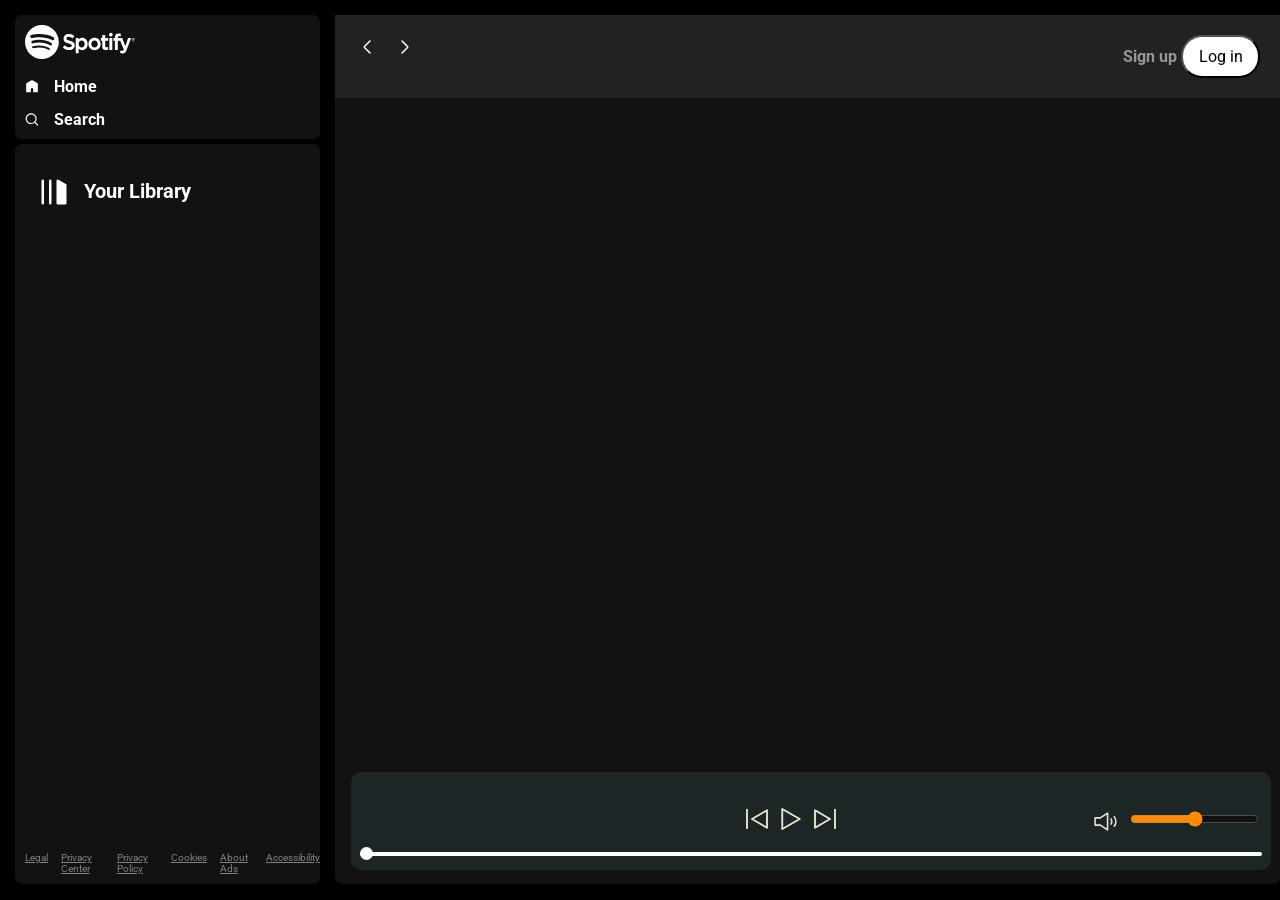
<file: index.html>
<!DOCTYPE html>
<html lang="en">
  <head>
    <meta charset="UTF-8" />
    <meta name="viewport" content="width=device-width, initial-scale=1.0" />
    <link rel="shortcut icon" href="img/social.png" type="image/x-icon" />
    <title>Spotify - Web Player: Music for everyone</title>
    <link rel="stylesheet" href="css/style.css" />
    <link rel="stylesheet" href="css/utility.css" />
  </head>
  <body>
    <div class="container flex bg-black">
      <div class="left">
        <div class="close">
          <img width="30" class="invert" src="img/close.svg" alt />
        </div>
        <div class="home bg-grey rounded m-1 p-1">
          <div class="logo">
            <img width="110" class="invert" src="img/logo.svg" alt />
          </div>
          <ul>
            <li><img class="invert" src="img/home.svg" alt="home" />Home</li>
            <li><img class="invert" src="img/search.svg" alt="home" />Search</li>
          </ul>
        </div>

        <div class="library bg-grey rounded m-1 p-1">
          <div class="heading">
            <img class="invert" src="img/playlist.svg" alt />
            <h2>Your Library</h2>
          </div>

          <div class="songList">
            <ul></ul>
          </div>

          <div class="footer">
            <div>
              <a href="https://www.spotify.com/jp/legal/"><span>Legal</span></a>
            </div>
            <div>
              <a href="https://www.spotify.com/jp/privacy/"
                ><span>Privacy Center</span></a
              >
            </div>
            <div>
              <a href="https://www.spotify.com/jp/legal/privacy-policy/"
                ><span>Privacy Policy</span></a
              >
            </div>
            <div>
              <a href="https://www.spotify.com/jp/legal/cookies-policy/"
                ><span>Cookies</span></a
              >
            </div>
            <div>
              <a href="https://www.spotify.com/jp/legal/privacy-policy/#s3"
                ><span>About Ads</span></a
              >
            </div>
            <div>
              <a href="https://www.spotify.com/jp/accessibility/"
                ><span>Accessibility</span></a
              >
            </div>
          </div>
        </div>
      </div>
      <div class="right bg-grey rounded">
        <div class="header">
          <div class="nav">
            <div class="hamburgerContainer">
              <img
                width="40"
                class="invert hamburger"
                src="img/hamburger.svg"
                alt
              />
              <svg
                width="24"
                height="24"
                viewBox="0 0 24 24"
                fill="none"
                xmlns="http://www.w3.org/2000/svg"
              >
                <path
                  d="M15 6L9.70711 11.2929C9.37377 11.6262 9.20711 11.7929 9.20711 12C9.20711 12.2071 9.37377 12.3738 9.70711 12.7071L15 18"
                  stroke="#ffffff"
                  stroke-width="1.5"
                  stroke-linecap="round"
                  stroke-linejoin="round"
                />
              </svg>
              <svg
                width="24"
                height="24"
                viewBox="0 0 24 24"
                fill="none"
                xmlns="http://www.w3.org/2000/svg"
              >
                <path
                  d="M9 18L14.2929 12.7071C14.6262 12.3738 14.7929 12.2071 14.7929 12C14.7929 11.7929 14.6262 11.6262 14.2929 11.2929L9 6"
                  stroke="#ffffff"
                  stroke-width="1.5"
                  stroke-linecap="round"
                  stroke-linejoin="round"
                />
              </svg>
            </div>
          </div>
          <div class="buttons">
            <a target="_blank" href="signup.html"><button class="signupbtn">Sign up</button></a>
            <a target="_blank" href="sign in.html"><button class="loginbtn">Log in</button></a>
          </div>
        </div>
        <div class="spotifyPlaylists">
          <div class="cardContainer"> </div>
            
            <div class="playbar">
              <div class="seekbar">
                <div class="circle"></div>
              </div>
              <div class="abovebar">
                <div class="songinfo"></div>
                <div class="songbutton">
                  <img width="30"  id="previous" src="img/prevsong.svg" alt="" />
                  <img width="30" id="play" src="img/play.svg" alt="" />
                  <img width="30" id="next" src="img/nextsong.svg" alt="" />
                </div>
              <div class="timevol">

                       
                <div class="songtime">

                </div>
                <div class="volume">
                    <img width="25" src="img/volume.svg" alt="">
                    <div class="range">
                        <input type="range" name="volume" id="">
                    </div>
                </div>
              </div>
            </div>
          </div>
        </div>
      </div>
    </div>
    <script src="js/script.js"></script>
  </body>
</html>
</file>
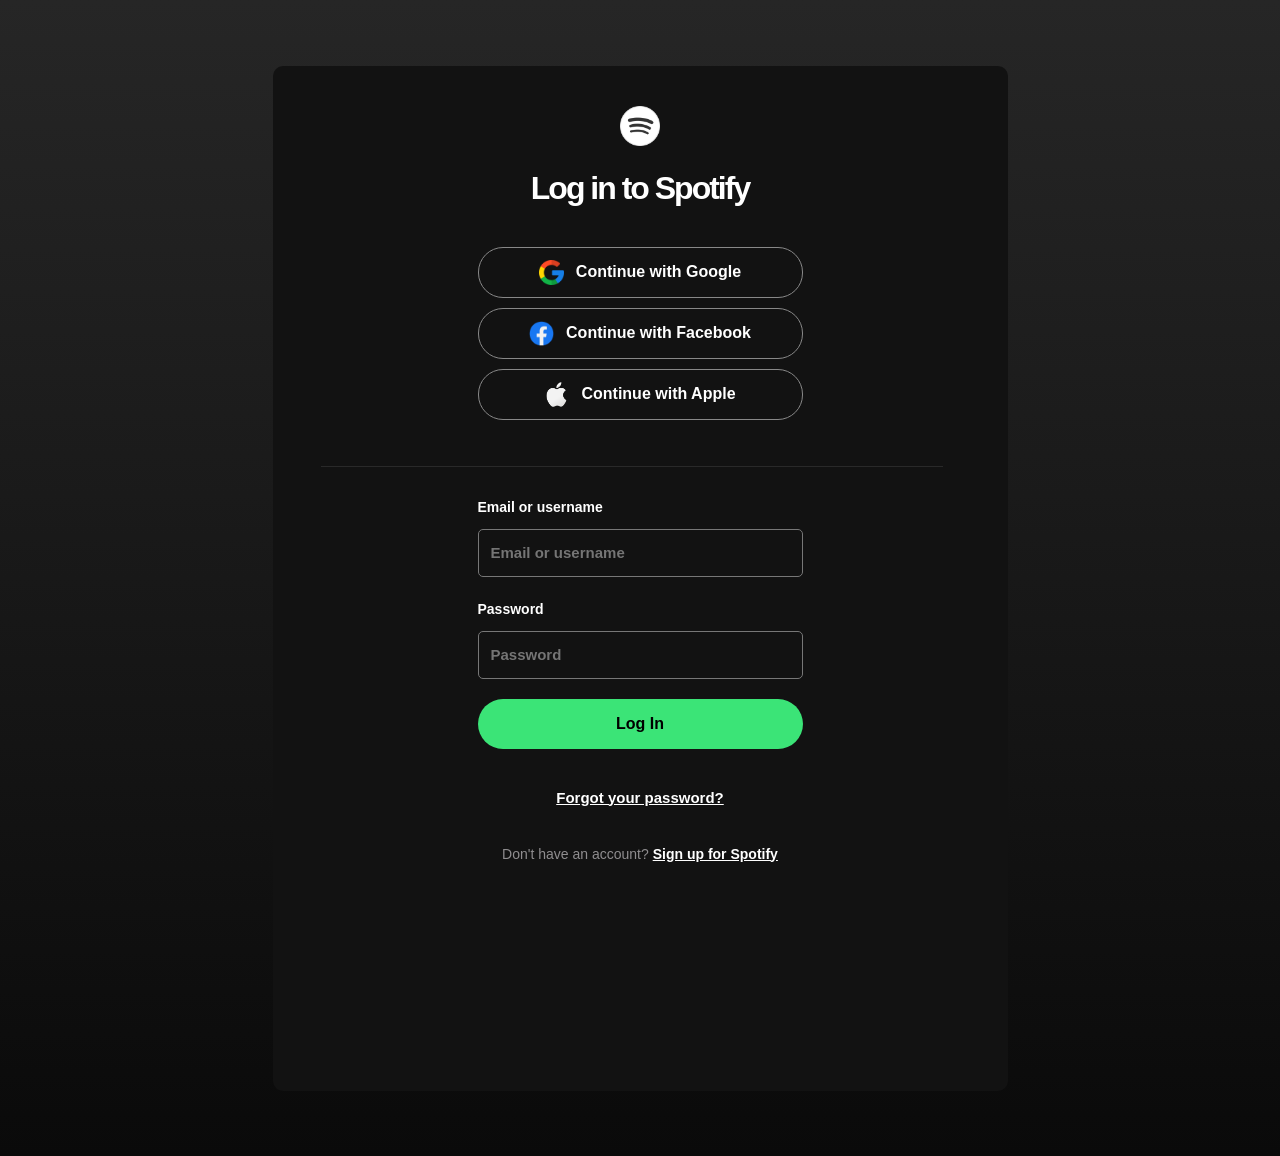
<file: sign in.html>
<!DOCTYPE html>
<html lang="en">
<head>
  <meta charset="UTF-8" />
  <meta name="viewport" content="width=device-width, initial-scale=1.0" />
  <title>Spotify Login</title>
  <link rel="icon" type="image" href="img/social.png" />
  <link rel="stylesheet" href="css/sign in.css" />
</head>
<body>
  <div class="login-container">
    <div class="mar">
      <img src="img/social.png" alt="Spotify Logo" class="logo" />
      <h2>Log in to Spotify</h2>

      <button class="btn">
        <img src="img/google.png" alt="Google Icon" />
        <a href="https://www.google.com" target="_blank">Continue with Google</a>
      </button>

      <button class="btn">
        <img src="img/facebook.png" alt="Facebook Icon" />
        <a href="https://www.facebook.com" target="_blank">Continue with Facebook</a>
      </button>

      <button class="btn-apple">
        <img src="img/apple.png" alt="Apple Icon" />
        <a href="https://www.apple.com" target="_blank">Continue with Apple</a>
      </button>

      <br /><br />
    </div>

    <div class="line"></div>

    <div class="mar">
      <br />
      <p class="para">Email or username</p>
      <input type="text" id="loginEmail" placeholder="Email or username" />

      <p class="para">Password</p>
      <input type="password" id="loginPassword" placeholder="Password" />

      <p class="error" id="loginError" style="display: none; color: red;">
        Invalid Email or Password.
      </p>

      <button class="btn login-btn" onclick="login()">Log In</button>

      <p class="forgot"><a href="#">Forgot your password?</a></p>

      <div class="signup">
        Don't have an account? <a href="signup.html">Sign up for Spotify</a>
      </div>
    </div>
  </div>

  <script>
    function login() {
      const email = document.getElementById('loginEmail').value;
      const password = document.getElementById('loginPassword').value;

      const savedEmail = localStorage.getItem('userEmail');
      const savedPassword = localStorage.getItem('userPassword');

      if (email === savedEmail && password === savedPassword) {
        alert('Login successful!');
        window.location.href = 'index.html';
      } else {
        document.getElementById('loginError').style.display = 'block';
      }
    }
  </script>

</body>
</html>
</file>
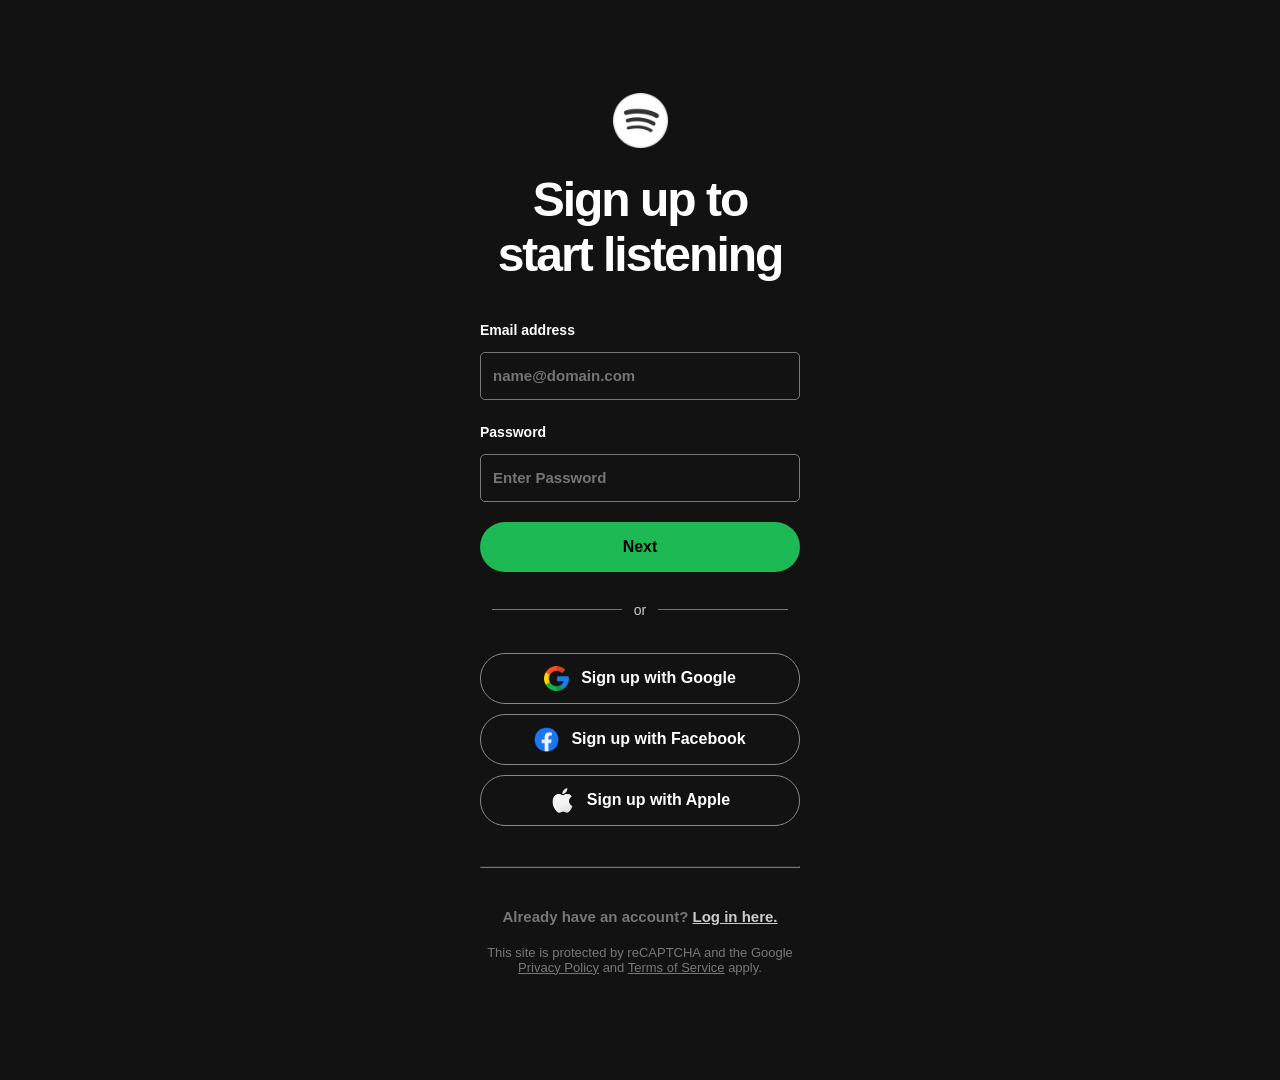
<file: signup.html>
<!DOCTYPE html>
<html lang="en">
<head>
  <meta charset="UTF-8" />
  <meta name="viewport" content="width=device-width, initial-scale=1.0" />
  <title>Spotify Sign Up</title>
  <link rel="icon" type="image" href="img/social.png" />
  <link rel="stylesheet" href="css/sign up.css" />
</head>
<body>
  <div class="container">
    <img src="img/social.png" alt="Spotify Logo" class="logo" />
    <h1>Sign up to <br /> start listening</h1>

    <p class="para">Email address</p>
    <input type="text" id="signupEmail" placeholder="name@domain.com" />

    <p class="para">Password</p>
    <input type="password" id="signupPassword" placeholder="Enter Password" />

    <p class="error" id="error" style="display: none; color: red;">
      Please fill both fields.
    </p>

    <button class="next" onclick="register()">Next</button>

    <div class="divider"><span></span> or <span></span></div>

    <button class="btn">
      <img src="img/google.png" alt="Google Icon" />
      <a href="https://www.google.com" target="_blank">Sign up with Google</a>
    </button>

    <button class="btn">
      <img src="img/facebook.png" alt="Facebook Icon" />
      <a href="https://www.facebook.com" target="_blank">Sign up with Facebook</a>
    </button>

    <button class="btn">
      <img src="img/apple.png" alt="Google Icon" />
      <a href="https://www.apple.com" target="_blank">Sign up with Apple</a>
    </button>

    <hr />
    <p class="login">Already have an account? <a href="sign in.html">Log in here.</a></p>
    <p class="recaptcha-text">
      This site is protected by reCAPTCHA and the Google
      <a href="#">Privacy Policy</a> and
      <a href="#">Terms of Service</a> apply.
    </p>
  </div>

  <script>
    function register() {
      const email = document.getElementById('signupEmail').value;
      const password = document.getElementById('signupPassword').value;

      if (email === "" || password === "") {
        document.getElementById('error').style.display = 'block';
      } else {
        localStorage.setItem('userEmail', email);
        localStorage.setItem('userPassword', password);
        alert('You are Registered Successfully');
        window.location.href = 'sign in.html'; 
      }
    }
  </script>

</body>
</html>
</file>
<file: css/style.css>
@import url('https://fonts.googleapis.com/css2?family=Lato:wght@700&family=Roboto:ital,wght@0,100;0,300;0,400;0,500;0,700;0,900;1,100;1,300;1,400;1,500;1,700;1,900&display=swap');

:root{
    --a:0;
}
* {
    margin: 0;
    padding: 0;
    font-family: 'Roboto', sans-serif;
}

.close {
    display: none;
}

body {
    background-color: black;
    color: white;
}

.left {
    width: 25vw;
    padding: 10px;
}

.right {
    width: 75vw;
}

.home ul li {
    display: flex;
    gap: 15px;
    width: 14px;
    list-style: none;
    padding-top: 14px;
    font-weight: bold;
}

.heading {
    display: flex;
    gap: 15px;
    width: 100%;
    padding-top: 14px;
    padding: 23px 14px;
    font-weight: bold;
    align-items: center;
    font-size: 13px;
}

.heading img {
    width: 30px;
}

.library {
    min-height: 80vh;
    position: relative;
}

.footer {
    display: flex;
    font-size: 10px;
    color: grey;
    gap: 13px;
    position: absolute;
    bottom: 0;
    padding: 10px 0;

}

.footer a {
    color: grey;
}

.right {
    margin: 15px 0;
    position: relative;
}

.hamburger {
    display: none;
    cursor: pointer;
}

.hamburgerContainer {
    display: flex;
    justify-content: center;
    align-items: center;
    gap: 14px;
}

.header {
    display: flex;
    justify-content: space-between;
    background-color: rgb(34 34 34);
}

.header>* {
    padding: 20px;
}


.spotifyPlaylists {
    padding: 16px;
}

.spotifyPlaylists h1 {
    padding: 16px;
}

/* .cardContainer {
    margin: 30px;
    display: flex;
    gap: 10px;
    flex-wrap: wrap;
    overflow-y: auto;
    max-height: 60vh; 
}

.card {
    width: 200px;
    padding: 10px;
    border-radius: 5px;
    background-color: #252525;
    position: relative;
    transition: all .9s;
}
.card:hover{
    background-color: rgb(105, 103, 103);
    cursor: pointer;
    --a: 1;
}

.card>* {
    padding-top: 10px;
}

.card img {
    width: 100%;
    object-fit: contain;
}

.play {
    width: 28px;
    height: 28px;
    background-color: #1fdf64;
    border-radius: 50%;
    padding: 4px;
    display: flex;
    align-items: center;
    justify-content: center;
    position: absolute;
    bottom: 88px;
    right: 17px;
    opacity: var(--a);
    transition: all 1s ease-out;
}
.buttons>* {
    margin: 0 12px;
} */
.cardContainer {
    margin: 30px auto;
    display: flex;
    gap: 20px;
    flex-wrap: wrap;
    overflow-y: auto;
    max-height: 70vh;
    padding: 20px;
    scrollbar-width: thin;
    scrollbar-color: #444 #212121;
}

.card {
    width: 240px;
    height: 350px;
    background-color: #121212; /* Dark background for aesthetic feel */
    border-radius: 15px;
    box-shadow: 0 12px 30px rgba(0, 0, 0, 0.8);
    position: relative;
    overflow: hidden;
    transition: transform 0.4s ease, box-shadow 0.4s ease;
}

.card:hover {
    transform: translateY(-8px);
    box-shadow: 0 18px 45px rgba(0, 0, 0, 0.9); /* Subtle elevation */
    cursor: pointer;
}

.card img {
    width: 100%;
    height: 230px;
    object-fit: cover;
    border-top-left-radius: 15px;
    border-top-right-radius: 15px;
    transition: transform 0.3s ease-out;
}

.card:hover img {
    transform: scale(1.05); /* Smooth image zoom effect */
}

.play {
    width: 50px;
    height: 50px;
    background-color: #1db954; /* Spotify Green */
    border-radius: 50%;
    display: flex;
    align-items: center;
    justify-content: center;
    position: absolute;
    bottom: 30px;
    right: 30px;
    opacity: 0;
    transform: translateY(20px);
    transition: all 0.4s ease;
    z-index: 5;
}

.card:hover .play {
    opacity: 1;
    transform: translateY(0); /* Smooth play button transition */
}

.cardContainer::-webkit-scrollbar {
    width: 5px;
}

.cardContainer::-webkit-scrollbar-thumb {
    background: #444;
    border-radius: 10px;
}

.cardContainer::-webkit-scrollbar-track {
    background: #212121;
}

.card h2 {
    font-size: 22px;
    font-weight: 700;
    color: #ffffff;
    line-height: 1.3;
    text-transform: none;
    letter-spacing: 0.5px;
    margin: 0;
    text-transform: capitalize;
}

.card p {
    color: #aaaaaa;
    font-size: 14px;
    font-weight: 400;
    line-height: 1.5;
    letter-spacing: 0.3px;
    margin: 0;
}

.signupbtn {
    background-color: rgb(34 34 34);
    color: rgb(156, 148, 148);
    font-weight: bold;
    border: none;
    outline: none;
    cursor: pointer;
    font-size: 16px;
}

.signupbtn:hover {
    font-size: 17px;
    color: white
}

.loginbtn {
    background-color: white;
    border-radius: 21px;
    color: black;
    padding: 10px;
    width: 79px;
    cursor: pointer;
    font-size: 16px;
}

.loginbtn:hover {
    font-weight: bold;
    font-size: 17px;
}

.playbar {
    display: flex;
    justify-content: center;
    align-items: center;
    position: fixed;
    bottom: 30px;
    filter: invert(1);
    background: #e2d9d9;
    border-radius: 10px;
    width: 90%;
    padding: 12px;
    width: 70vw;
    min-height: 40px;
    
}

.songbuttons {
    display: flex;
    justify-content: center;
    gap: 16px;
}
.songList {
    height: 544px;
    overflow: auto;
    margin-bottom: 44px;
  
}
 
.songList ul {
    padding: 0 12px;
}

.songList ul li {
    list-style-type: decimal;
    display: flex;
    justify-content: space-between;
    gap: 12px;
    cursor: pointer;
    padding: 12px 0;
    border: 1px solid rgba(146, 143, 143, 0.491);
    margin: 12px 0;
    padding: 13px;
    border-radius: 5px;
}

.songList .info {
    font-size: 13px;
    width: 344px;
}

.info div {
    word-break: break-all;
}

.playnow {
    display: flex;
    justify-content: center;
    align-items: center;
}

.playnow span {
    font-size: 15px;
    width: 64px;
    padding: 12px;
}

.seekbar {
    height: 4px;
    width: 98%;
    background: black;
    border-radius: 10px;
    position: absolute;
    bottom: 8px;
    margin: 6px;
    cursor: pointer;
}
.circle {
    width: 13px;
    height: 13px;
    border-radius: 13px;
    background-color: black;
    position: relative;
    bottom: 5px;
    left: 0%;
    transition: left 0.5s;
}
.songbutton img {
    cursor: pointer;
}

.timevol {
    display: flex;
    justify-content: space-evenly;
    align-items: center;
}


.songinfo {
    color: black;
    width: 250px;
    padding: 0 12px;
}

.songtime {
    width: 125px;
    color: black;
    padding: 0 12px;
}


.volume {
    display: flex;
    justify-content: center;
    align-items: center;
    gap: 12px;
    cursor: pointer;
}
.range input{
    cursor: pointer;
}

.abovebar {
    display: flex;
    justify-content: space-between;
    margin: 20px 0;
    width: 100%;
}
@media (max-width: 1200px) {
    .left {
        position: absolute;
        left: -130%;
        transition: all .3s;
        z-index: 1;
        width: 373px;
        background-color: black;
        padding: 0;
        height: 100vh;
        position: fixed;
        top: 0;
    }

    .songinfo,
    .songtime {
        width: auto;
    }

    .left .close {
        position: absolute;
        right: 31px;
        top: 25px;
        width: 29px;
    }

    .timevol {
        display: flex;
        justify-content: space-evenly;
        align-items: center;
        flex-direction: column;
        gap: 13px;
    }

    .right {
        width: 100vw;
    }

    .playbar {
        width: calc(100vw - 75px); 
    }

    .seekbar {
        width: calc(100vw - 120px);
    }

    .hamburger {
        display: block;
    }

    .right {
        margin: 0;
    }

    .card {
        width: 55vw;
    }

    .cardContainer {
        margin: 0;
        justify-content: center; 
    }

    .close {
        display: block;
    }

    .abovebar {
        flex-direction: column;
        gap: 23px;
        align-items: center;
    }

    .cardContainer {
        max-height: unset;
        overflow-y: unset;
        margin-bottom: 35vh;
    }

    .playbar{
        right: 25px;
    }
}

@media (max-width: 500px) {
    .card {
        width: 100%;
    }

    .header>* {
        padding: 2px;
    }

    .buttons>* {
        margin: 0 6px;
    }

    .header{
        padding: 7px;
    }

    .spotifyPlaylists h1 {
        padding: 4px;
    }

    .library{
        height: 85vh;
    }

    .left{ 
        width: 100vw;
    }
}
</file>
<file: css/utility.css>
.border{
    border: 2px solid  red;
    margin: 3px;
}

.flex{
    display: flex;
}

.justify-center{
    justify-content: center;
}

.items-center{
    align-items: center;
}

.bg-black{
    background-color: black;
    color: white;
}

.invert{
    filter: invert(1);
}

.bg-grey{
    background-color: #121212;
}

.rounded{
    border-radius: 7px;
}

.m-1{
    margin: 5px;
}

.p-1{
    padding: 10px;
}


::-webkit-scrollbar {
    width: 12px;
  }
  
  ::-webkit-scrollbar-thumb {
    background-color: #333; 
    border-radius: 6px;
  }
  
  ::-webkit-scrollbar-track {
    background-color: #222; 
  }
</file>
<file: css/sign in.css>
body {
    background: linear-gradient(to top, #0a0a0a, #262626);
    display: flex;
    justify-content: center;
    align-items: center;
    height: 120vh;
    font-family: Arial, sans-serif;
    color: white;
    padding: 30px;
    
    }
    
    .login-container {
    background-color: #121212;
    padding: 40px;
    border-radius: 10px;
    text-align: center;
    width: 655px;
    height: 105vh;
    }
    
    .mar{
    padding-left: 165px;
    padding-right: 165px;
    text-align: center;
    }
    
    .logo {
    width: 40px;
    }
    
    h2 {
    margin-top: 20px;
    margin-bottom: 40px;
    color: white;
    font-size: 2rem;
    font-weight: bold;
    font-family: Arial, sans-serif;
    text-align: center;
    letter-spacing: -2px;
    
    }
    
    .line{
    width: 95%;
    height: 1px;
    background-color:#292929;
    margin-left: 8px;
    margin-right: 8px;
    }
    
    .btn {
    width: 100%;
    padding: 12px;
    font-size: 16px;
    font-weight: bold;
    border: 1px solid #888;
    border-radius: 25px;
    background: #121212;
    color: white;
    cursor: pointer;
    margin-bottom: 10px;
    display: flex;
    align-items: center;
    justify-content: center;
    text-align: center;
    gap: 12px;
    text-decoration: none;
    }
    
    .btn img {
    width: 25px;
    height: 25px;
    }
    
    .btn-apple{
    width: 100%;
    padding: 12px;
    font-size: 16px;
    font-weight: bold;
    border: 1px solid #888;
    border-radius: 25px;
    background: #121212;
    color: white;
    cursor: pointer;
    margin-bottom: 10px;
    display: flex;
    align-items: center;
    justify-content: center;
    text-align: center;
    gap: 12px;
    text-decoration: none;
    }
    
    .btn-apple img {
    width: 25px;
    height: 25px;
    }
    
    button a{
    text-decoration: none;
    color: white;
    }
    
    button:hover{
    border-color: white;
    }
    
    .para {
    font-size: 14px;
    font-weight: bold;
    text-align: left;
    }
    
    input {
    width: 92%;
    height: 22px;
    padding: 12px;
    font-size: 15px;
    font-weight: 700;
    border: 1px solid #777;
    background: #121212;
    color: white;
    border-radius: 5px;
    margin-bottom: 10px;
    }
    
    input:hover{
    border-color: white;
    }

    .login-btn {
    margin-top: 10px;
    width: 100%;
    height: 50px;
    background: #3BE477;
    color: black;
    font-size: 16px;
    font-weight: bold;
    padding: 12px;
    border: none;
    border-radius: 25px;
    cursor: pointer;
    margin-bottom: 15px;
    }
    
    .forgot {
    margin-top: 40px;
    font-size: 15px;
    }
    
    .forgot a {
    color: white;
    /* text-decoration: none; */
    font-weight: bold;
    }
    
    .forgot a:hover{
    color: #3BE477;
    }
    
    .signup{
    margin-top: 40px;
    font-size: 14px;
    color: #8F8D8F;
    }
    
    .signup a{
    color: white;
    /* text-decoration: none; */
    font-weight: bold;
    }

    .signup a:hover{
    color: #3BE477;
    }
    button, input {
        transition: border-color 0.3s, background-color 0.3s;
      }
</file>
<file: css/sign up.css>
body {
  background-color: #121212;
  color: #fff;
  font-family: Arial, sans-serif;
  display: flex;
  justify-content: center;
  align-items: center;
  height: 120vh;
  margin: 0;
}

.container {
  text-align: center;
  width: 320px;
}

.logo {
  width: 55px;
  margin-bottom: 10px;
}

h1 {
  margin-top: 10px;
  color: white;
  font-size: 3rem;
  font-weight: bold;
  font-family: Arial, sans-serif;
  text-align: center;
  letter-spacing: -2px;
  margin-bottom: 40px;
}

.para {
  font-size: 14px;
  font-weight: bold;
  text-align: left;
}

input {
  width: 92%;
  height: 22px;
  padding: 12px;
  font-size: 15px;
  font-weight: 700;
  border: 1px solid #777;
  background: #121212;
  color: white;
  border-radius: 5px;
  margin-bottom: 10px;
}

input:hover {
  border-color: white;
}

.error {
  display: none;
  color: red;
  font-size: 12px;
  margin-top: 5px;
}
.next {
  margin-top: 10px;
  width: 100%;
  height: 50px;
  background: #1db954;
  color: black;
  font-size: 16px;
  font-weight: bold;
  padding: 12px;
  border: none;
  border-radius: 25px;
  cursor: pointer;
  margin-bottom: 15px;
}

.divider {
  margin-top: 40px;
  display: flex;
  align-items: center;
  justify-content: center;
  color: #ccc;
  font-size: 14px;
  margin: 15px 0;
  margin-bottom: 35px;
}

.divider span {
  margin-top: 40px;
  flex: 1;
  height: 0.7px;
  width: auto;
  background: #777;
  margin: 0 12px;
}

.btn {
  width: 100%;
  padding: 12px;
  font-size: 16px;
  font-weight: bold;
  border: 1px solid #888;
  border-radius: 25px;
  background: #121212;
  color: white;
  cursor: pointer;
  margin-bottom: 10px;
  display: flex;
  align-items: center;
  justify-content: center;
  text-align: center;
  gap: 12px;
  text-decoration: none;
}

.btn img {
  width: 25px;
  height: 25px;
}

button a {
  text-decoration: none;
  color: white;
}

button:hover {
  border-color: white;
}

hr {
  margin-top: 40px;
  border-color: #777;
  margin-bottom: 40px;
}

.recaptcha-text {
  font-size: 13px;
  color: #777;
  margin-top: 20px;
  text-align: center;
}

p a {
  color: #777;
}
.login {
  margin-top: 100px;
  font-size: 15px;
  font-weight: 600;
  color: #777;
  margin-top: 15px;
}

.login a {
  color: #ccc;
}
button, input {
  transition: border-color 0.3s, background-color 0.3s;
}
</file>
